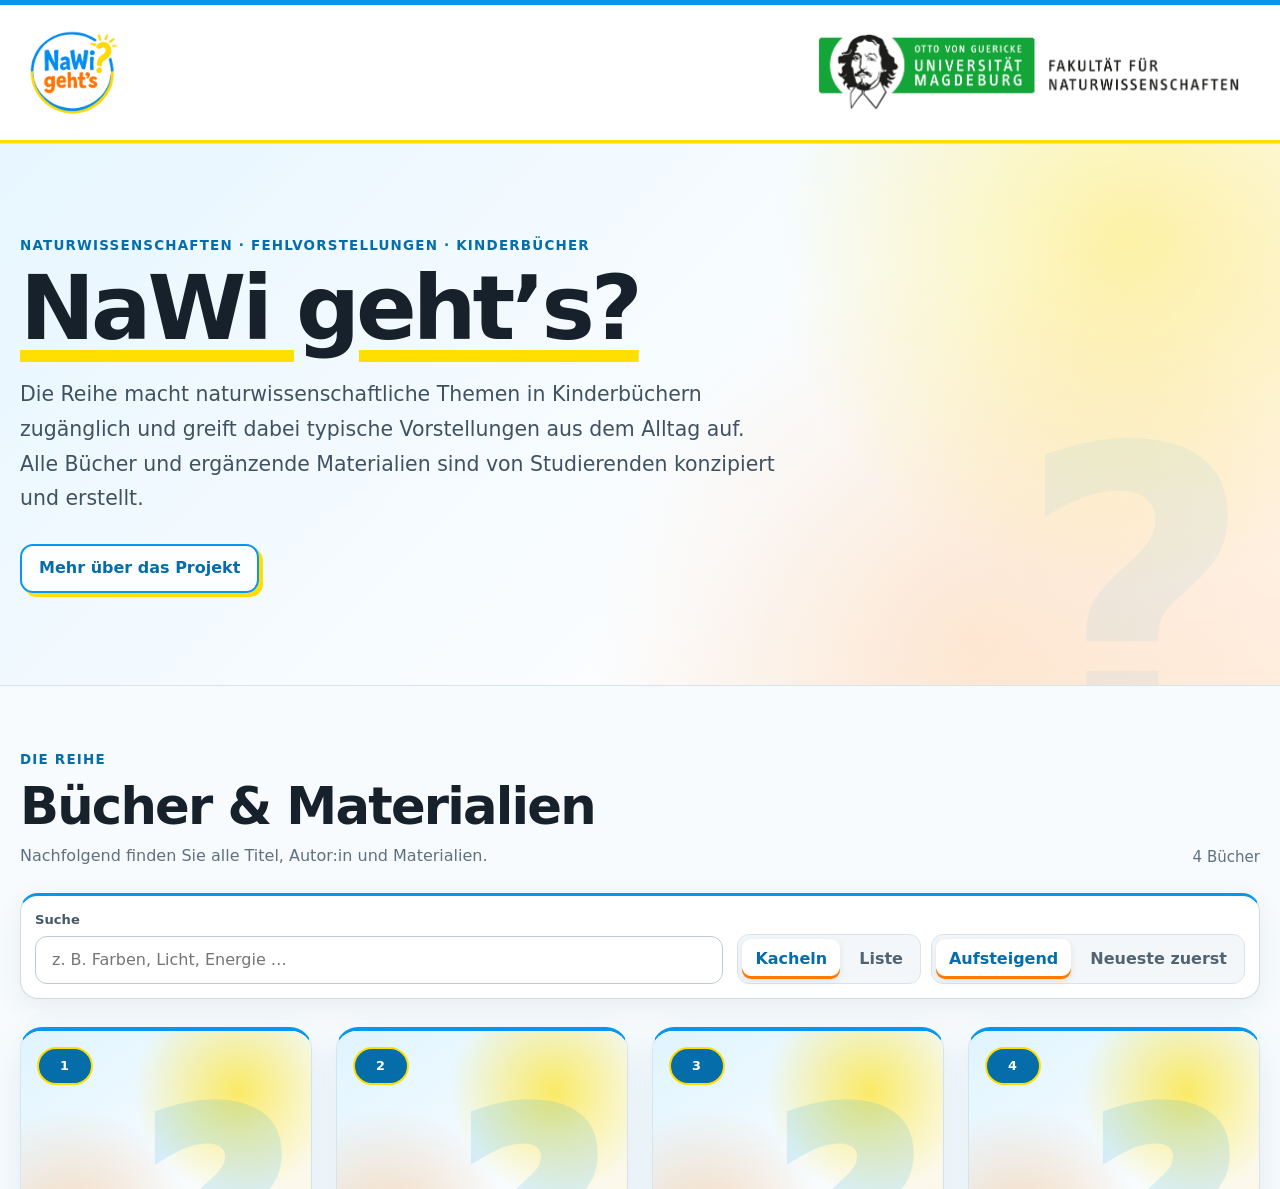
<file: index.html>
<!doctype html>
<html lang="de">
<head>
  <meta charset="utf-8">
  <meta name="viewport" content="width=device-width, initial-scale=1">
  <meta http-equiv="refresh" content="0; url=home.html">
  <title>NaWi geht’s?</title>
  <link rel="canonical" href="home.html">
</head>
<body>
  <p>Weiter zu <a href="home.html">NaWi geht’s?</a></p>
</body>
</html>
</file>
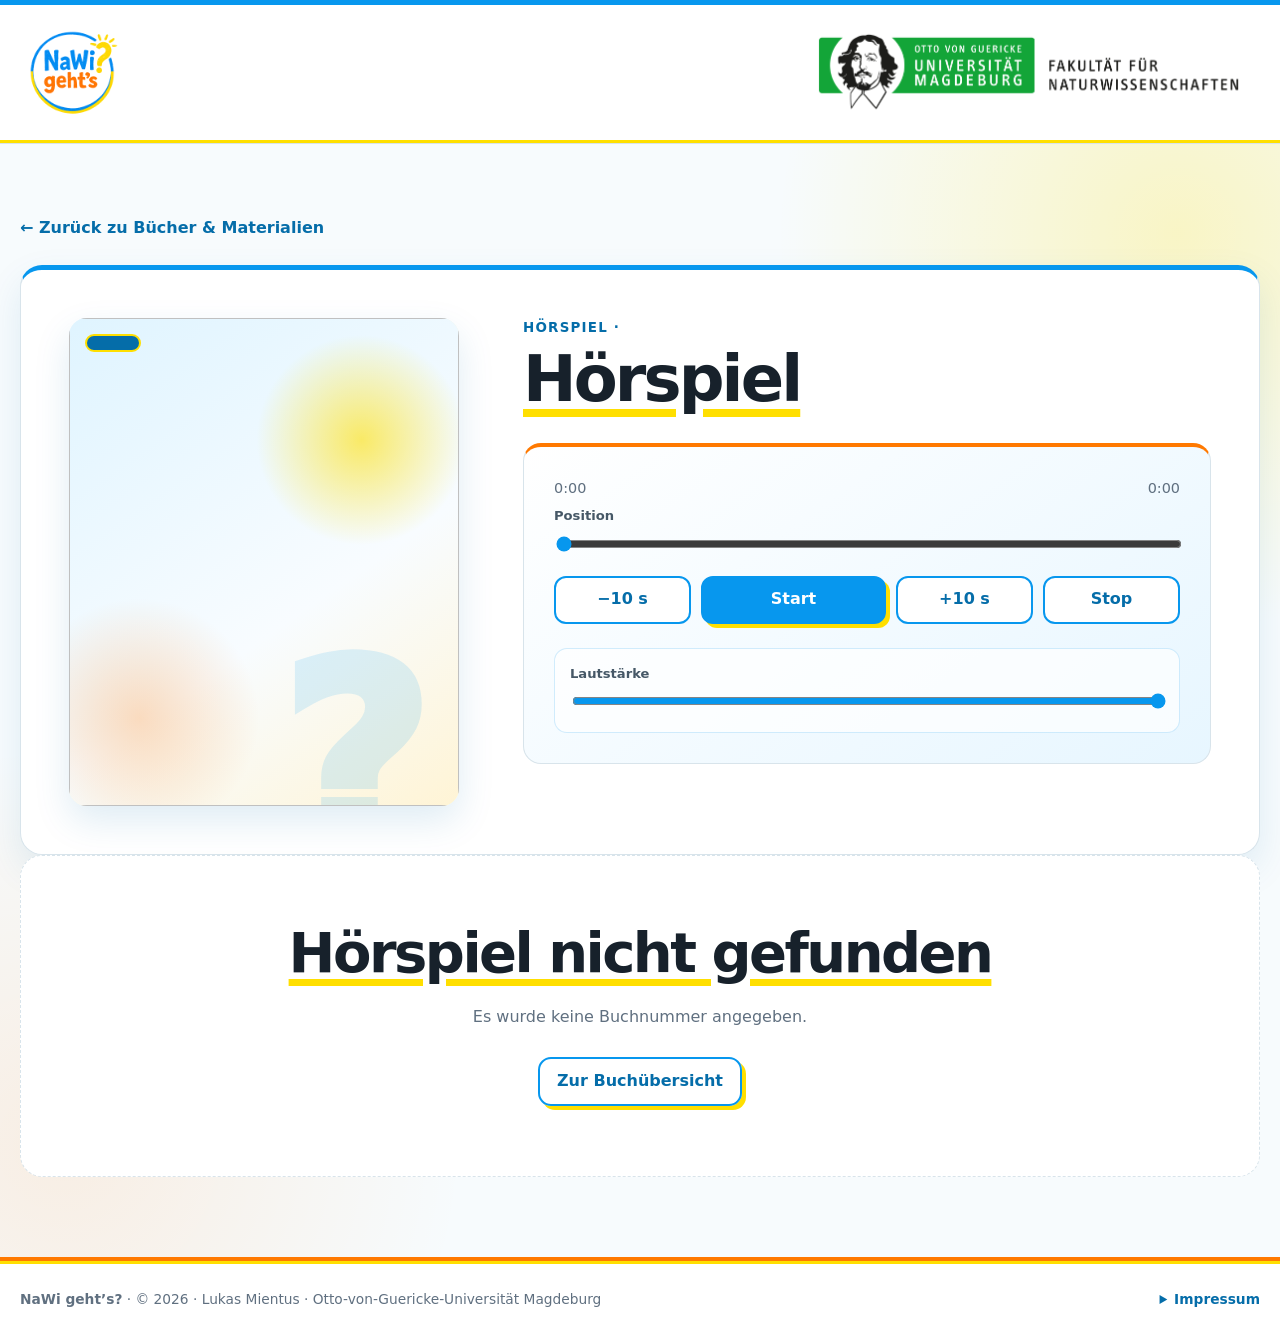
<file: hoerspiel.html>
<!doctype html>
<html lang="de">
<head>
  <meta charset="utf-8">
  <meta name="viewport" content="width=device-width, initial-scale=1">

  <meta name="description" content="Hörspiel zur Kinderbuchreihe NaWi geht’s?">
  <meta name="theme-color" content="#0797ee">

  <title>Hörspiel · NaWi geht’s?</title>

  <link rel="icon" type="image/png" sizes="32x32" href="assets/logos/favicon-32.png">
  <link rel="icon" type="image/png" sizes="64x64" href="assets/logos/favicon-64.png">
  <link rel="apple-touch-icon" href="assets/logos/favicon-180.png">

  <link rel="stylesheet" href="css/styles.css">
  <link rel="stylesheet" href="css/hoerspiel.css">
</head>

<body>

  <a class="skip-link" href="#hoerspiel">
    Direkt zum Hörspiel
  </a>

  <header class="site-header">
    <div class="header-inner">

      <a
        class="brand brand-project"
        href="https://www.physikdidaktik.ovgu.de/Projekte/NaWi+geht_s_-p-451.html"
        target="_blank"
        rel="noopener noreferrer"
        aria-label="NaWi geht’s? – Projektseite"
      >
        <img
          src="assets/logos/nawi-gehts.png"
          alt="NaWi geht’s?"
        >
      </a>

      <a
        class="brand brand-university"
        href="https://www.physikdidaktik.ovgu.de/"
        target="_blank"
        rel="noopener noreferrer"
        aria-label="Physikdidaktik der Otto-von-Guericke-Universität Magdeburg"
      >
        <img
          src="assets/logos/ovgu-fnw.png"
          alt="Otto-von-Guericke-Universität Magdeburg – Fakultät für Naturwissenschaften"
        >
      </a>

    </div>
  </header>


  <main id="hoerspiel" class="audio-page">

    <div class="audio-page-inner">

      <a class="audio-back-link" href="home.html">
        ← Zurück zu Bücher & Materialien
      </a>


      <section id="audio-card" class="audio-card" hidden>

        <div class="audio-cover-column">

          <div class="audio-cover-wrap">

            <span
              id="audio-book-number"
              class="book-number"
              aria-hidden="true"
            ></span>

            <div
              id="audio-cover-placeholder"
              class="audio-cover-placeholder"
              aria-hidden="true"
            ></div>

            <img
              id="audio-cover"
              class="audio-cover"
              alt=""
            >

          </div>

        </div>


        <div class="audio-main">

          <header class="audio-heading">

            <p class="eyebrow">
              Hörspiel · <span id="audio-band"></span>
            </p>

            <h1 id="audio-title">
              Hörspiel
            </h1>

            <p id="audio-meta" class="audio-meta"></p>

            <p
              id="audio-description"
              class="audio-description"
            ></p>

            <p
              id="audio-speaker"
              class="audio-speaker"
              hidden
            ></p>

          </header>


          <section class="player-box" aria-label="Audioplayer">

            <audio
              id="audio"
              preload="metadata"
            ></audio>


            <div class="audio-time-row">
              <span id="current-time">0:00</span>
              <span id="duration">0:00</span>
            </div>


            <label class="audio-slider-label" for="progress">
              Position
            </label>

            <input
              id="progress"
              class="audio-slider"
              type="range"
              min="0"
              max="100"
              step="0.1"
              value="0"
              aria-label="Position im Hörspiel"
            >


            <div class="audio-controls">

              <button
                id="backward-btn"
                class="audio-button audio-button-secondary"
                type="button"
              >
                −10 s
              </button>

              <button
                id="play-pause-btn"
                class="audio-button audio-button-primary"
                type="button"
              >
                Start
              </button>

              <button
                id="forward-btn"
                class="audio-button audio-button-secondary"
                type="button"
              >
                +10 s
              </button>

              <button
                id="stop-btn"
                class="audio-button audio-button-secondary"
                type="button"
              >
                Stop
              </button>

            </div>


            <div class="audio-volume">

              <label class="audio-slider-label" for="volume">
                Lautstärke
              </label>

              <input
                id="volume"
                class="audio-slider"
                type="range"
                min="0"
                max="1"
                step="0.01"
                value="1"
                aria-label="Lautstärke"
              >

            </div>

          </section>


          <section
            id="audio-materials-section"
            class="audio-materials"
            hidden
          >

            <h2>Weitere Materialien zu diesem Buch</h2>

            <div
              id="audio-materials"
              class="audio-material-links"
            ></div>

          </section>

        </div>

      </section>


      <section
        id="audio-error"
        class="audio-error"
        hidden
      >
        <h1>Hörspiel nicht gefunden</h1>

        <p id="audio-error-text">
          Das gewünschte Hörspiel konnte nicht geladen werden.
        </p>

        <a class="project-link" href="home.html">
          Zur Buchübersicht
        </a>
      </section>

    </div>

  </main>


  <footer class="site-footer">

    <div class="footer-inner">

      <div>
        <p>
          <strong>NaWi geht’s?</strong>
          · &copy; 2026
          · Lukas Mientus
          · Otto-von-Guericke-Universität Magdeburg
        </p>
      </div>

      <details class="imprint">

        <summary>Impressum</summary>

        <div class="imprint-text">
          <p>
            Prof. Dr. rer. nat. Lukas Mientus<br>
            Institut für Physik · Fakultät für Naturwissenschaften<br>
            Otto-von-Guericke-Universität Magdeburg<br>
            Universitätsplatz 2 · 39106 Magdeburg
          </p>
        </div>

      </details>

    </div>

  </footer>


  <script src="js/hoerspiel.js" defer></script>

</body>
</html>
</file>
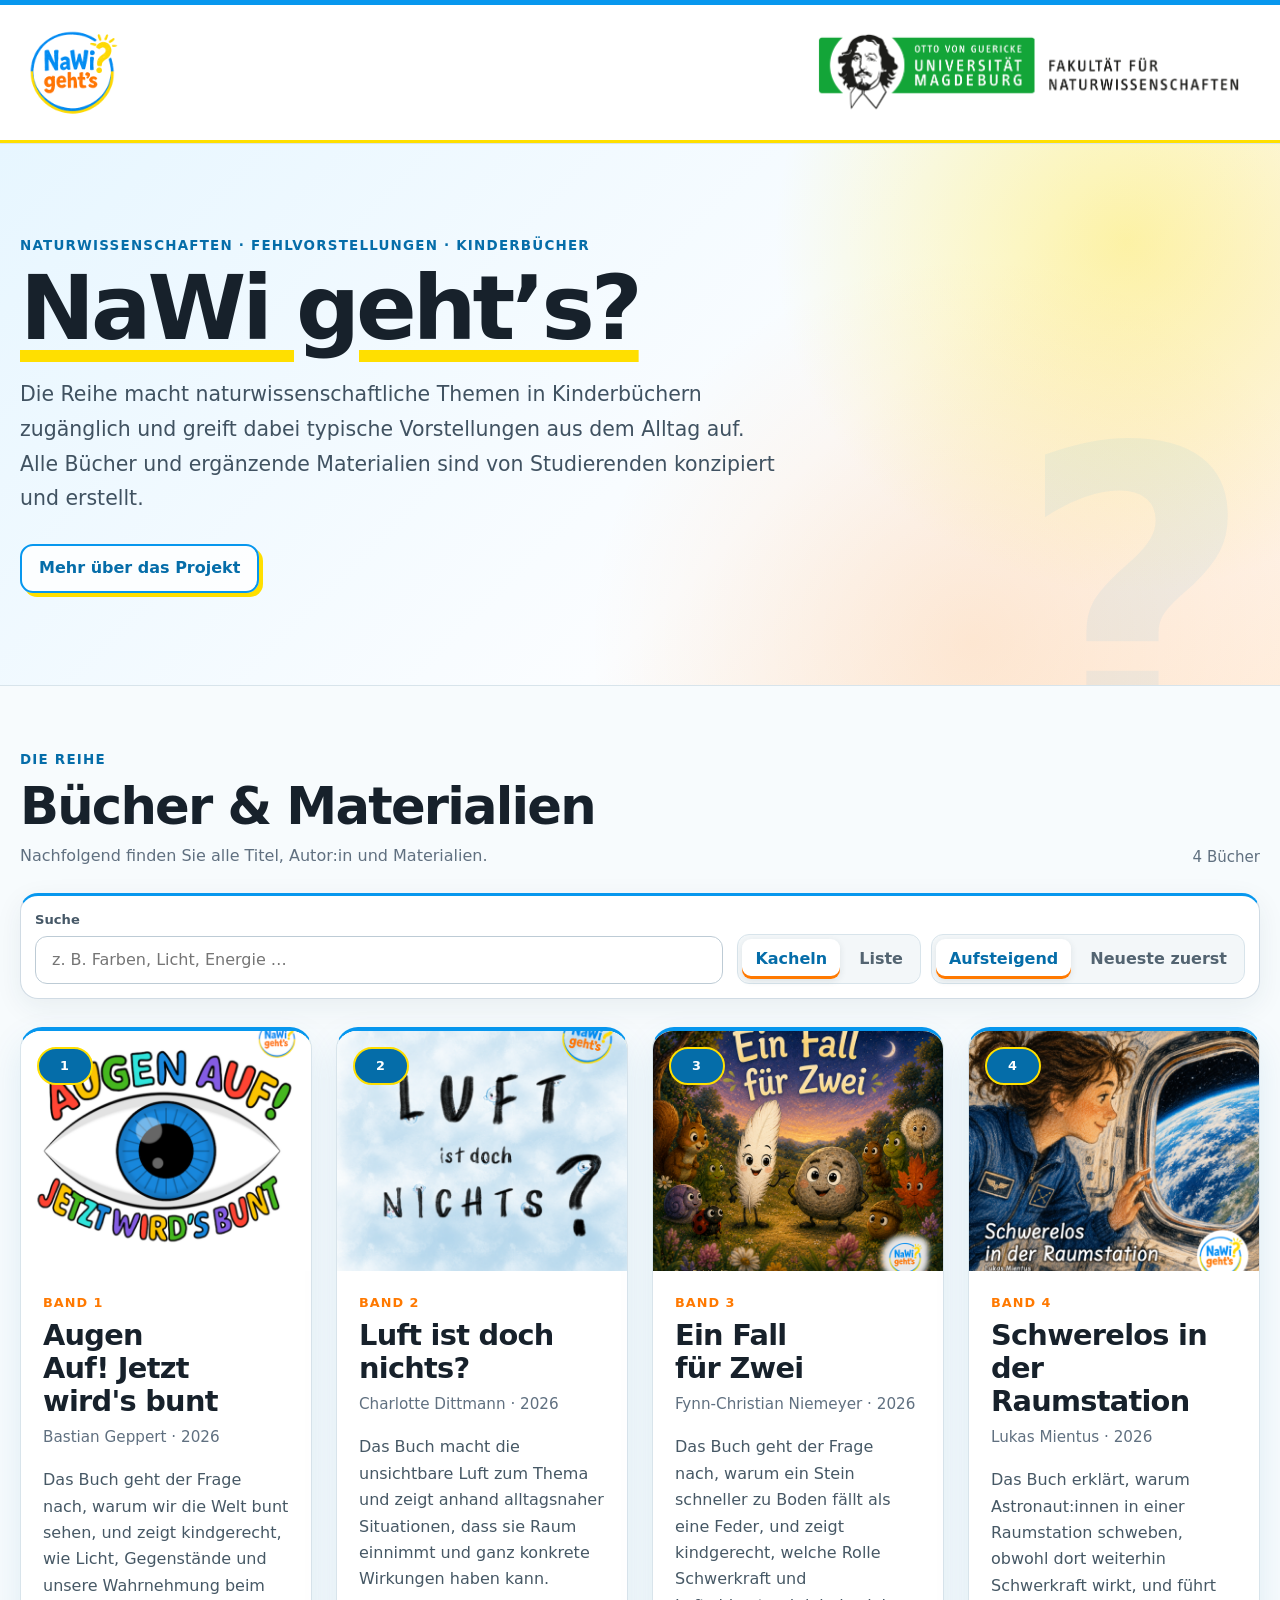
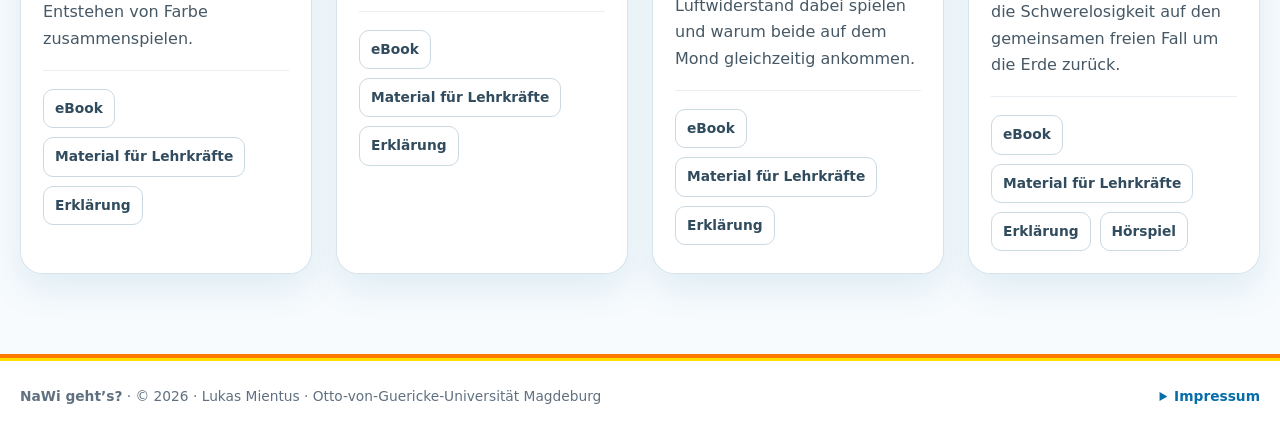
<file: home.html>
<!doctype html>
<html lang="de">
<head>
  <meta charset="utf-8">
  <meta name="viewport" content="width=device-width, initial-scale=1">
  <meta name="description" content="NaWi geht’s? – Naturwissenschaften · Fehlvorstellungen · Kinderbücher">
  <meta name="theme-color" content="#0797ee">
  <title>NaWi geht’s? – Bücher & Materialien</title>
  <link rel="icon" type="image/png" sizes="32x32" href="assets/logos/favicon-32.png">
  <link rel="icon" type="image/png" sizes="64x64" href="assets/logos/favicon-64.png">
  <link rel="apple-touch-icon" href="assets/logos/favicon-180.png">
  <link rel="stylesheet" href="css/styles.css">
</head>
<body>
  <a class="skip-link" href="#buecher">Direkt zu den Büchern</a>

  <header class="site-header">
    <div class="header-inner">
      <a class="brand brand-project" href="https://www.physikdidaktik.ovgu.de/Projekte/NaWi+geht_s_-p-451.html" target="_blank" rel="noopener noreferrer" aria-label="NaWi geht’s? – Projektseite">
        <img src="assets/logos/nawi-gehts.png" alt="NaWi geht’s?">
      </a>
      <a class="brand brand-university" href="https://www.physikdidaktik.ovgu.de/" target="_blank" rel="noopener noreferrer" aria-label="Fakultät für Naturwissenschaften – Physikdidaktik der Otto-von-Guericke-Universität Magdeburg">
        <img src="assets/logos/ovgu-fnw.png" alt="Otto-von-Guericke-Universität Magdeburg – Fakultät für Naturwissenschaften">
      </a>
    </div>
  </header>

  <main>
    <section class="hero" aria-labelledby="hero-title">
      <div class="hero-inner">
        <p class="eyebrow">Naturwissenschaften · Fehlvorstellungen · Kinderbücher</p>
        <h1 id="hero-title">NaWi geht’s?</h1>
        <p class="hero-text">
          Die Reihe macht naturwissenschaftliche Themen in Kinderbüchern zugänglich und greift dabei typische Vorstellungen aus dem Alltag auf. Alle Bücher und ergänzende Materialien sind von Studierenden konzipiert und erstellt.
        </p>
        <a class="project-link" href="https://www.physikdidaktik.ovgu.de/Projekte/NaWi+geht_s_-p-451.html" target="_blank" rel="noopener noreferrer">Mehr über das Projekt</a>
      </div>
    </section>

    <section class="catalogue" id="buecher" aria-labelledby="catalogue-title">
      <div class="catalogue-heading">
        <div>
          <p class="eyebrow">Die Reihe</p>
          <h2 id="catalogue-title">Bücher & Materialien</h2>
          <p class="catalogue-intro">Nachfolgend finden Sie alle Titel, Autor:in und Materialien.</p>
        </div>
        <p id="result-count" class="result-count" aria-live="polite"></p>
      </div>

      <div class="toolbar" aria-label="Bücher durchsuchen, sortieren und Ansicht wählen">
        <label class="search-wrap" for="search">
          <span class="search-label">Suche</span>
          <input id="search" type="search" autocomplete="off" placeholder="z. B. Farben, Licht, Energie …">
        </label>
        <div class="toolbar-switches">
          <div class="view-switch" role="group" aria-label="Ansicht">
            <button id="grid-view" class="view-button is-active" type="button" aria-pressed="true">Kacheln</button>
            <button id="list-view" class="view-button" type="button" aria-pressed="false">Liste</button>
          </div>
          <div class="view-switch" role="group" aria-label="Sortierung">
            <button id="sort-asc" class="view-button is-active" type="button" aria-pressed="true">Aufsteigend</button>
            <button id="sort-desc" class="view-button" type="button" aria-pressed="false">Neueste zuerst</button>
          </div>
        </div>
      </div>

      <div id="book-list" class="book-list grid-view" aria-live="polite"></div>

      <div id="empty-state" class="empty-state" hidden>
        <h3>Keine Treffer</h3>
        <p>Versuche einen anderen Suchbegriff oder lösche die Suche.</p>
        <button id="clear-search" type="button">Suche zurücksetzen</button>
      </div>

      <div id="load-error" class="load-error" hidden>
        <h3>Die Buchdaten konnten nicht geladen werden.</h3>
        <p>Auf GitHub Pages funktioniert die Seite direkt. Beim Öffnen der HTML-Datei vom eigenen Rechner blockieren einige Browser das Laden der CSV-Datei.</p>
      </div>
    </section>
  </main>

  <footer class="site-footer">
    <div class="footer-inner">
      <div>
        <p><strong>NaWi geht’s?</strong> · &copy 2026 · Lukas Mientus · Otto-von-Guericke-Universität Magdeburg</p>
      </div>
      <details class="imprint">
        <summary>Impressum</summary>
        <div class="imprint-text">
          <p>Prof. Dr. rer. nat. Lukas Mientus<br>Institut für Phyisk · Fakultät für Naturwissenschaften<br>Otto-von-Guericke-Universität Magdeburg<br>Universitätsplatz 2 · 39106 Magdeburg</p>
        </div>
      </details>
    </div>
  </footer>

  <template id="book-template">
    <article class="book-card">
      <div class="book-cover-wrap">
        <div class="book-number" aria-hidden="true"></div>
        <div class="cover-placeholder" aria-hidden="true"></div>
        <img class="book-cover" alt="" loading="lazy">
      </div>
      <div class="book-content">
        <div class="book-heading">
          <p class="book-kicker"></p>
          <h3 class="book-title"></h3>
          <p class="book-author"></p>
        </div>
        <p class="book-description"></p>
        <div class="book-links" aria-label="Materialien und Links"></div>
      </div>
    </article>
  </template>

  <script src="js/app.js" defer></script>
</body>
</html>
</file>
<file: css/styles.css>
:root {
  --blue: #0797ee;
  --blue-dark: #056da9;
  --blue-soft: #e7f6ff;
  --orange: #ff7900;
  --orange-soft: #fff0e2;
  --yellow: #ffdf00;
  --yellow-soft: #fff9ca;
  --ink: #17212b;
  --muted: #607080;
  --line: #d8e4eb;
  --surface: #ffffff;
  --background: #f7fbfd;
  --shadow: 0 15px 36px rgba(5, 109, 169, .10);
  --radius: 22px;
  --max-width: 1320px;
}

* { box-sizing: border-box; }
html { scroll-behavior: smooth; }
body {
  margin: 0;
  font-family: Inter, ui-sans-serif, system-ui, -apple-system, BlinkMacSystemFont, "Segoe UI", sans-serif;
  color: var(--ink);
  background: var(--background);
  line-height: 1.55;
}
button, input { font: inherit; }
a { color: inherit; }

.skip-link {
  position: fixed;
  left: 16px;
  top: 12px;
  z-index: 100;
  padding: 10px 14px;
  background: var(--blue-dark);
  color: white;
  border-radius: 10px;
  transform: translateY(-160%);
}
.skip-link:focus { transform: translateY(0); }

.site-header {
  background: #fff;
  border-top: 5px solid var(--blue);
  border-bottom: 1px solid var(--line);
  box-shadow: inset 0 -3px 0 var(--yellow);
}
.header-inner,
.hero-inner,
.catalogue,
.footer-inner {
  width: min(calc(100% - 40px), var(--max-width));
  margin-inline: auto;
}
.header-inner {
  min-height: 116px;
  display: flex;
  align-items: center;
  justify-content: space-between;
  gap: 36px;
  padding-block: 14px 17px;
}
.brand {
  display: inline-flex;
  align-items: center;
  text-decoration: none;
  border-radius: 12px;
}
.brand:focus-visible { outline: 3px solid var(--orange); outline-offset: 4px; }
.brand-project img { width: 104px; height: 104px; object-fit: contain; }
.brand-university img { width: min(460px, 48vw); height: auto; display: block; }

.hero {
  position: relative;
  overflow: hidden;
  background:
    radial-gradient(circle at 88% 18%, rgba(255, 223, 0, .34), transparent 22rem),
    radial-gradient(circle at 76% 92%, rgba(255, 121, 0, .13), transparent 24rem),
    linear-gradient(135deg, var(--blue-soft) 0%, #fbfdff 62%, var(--orange-soft) 100%);
  border-bottom: 1px solid var(--line);
}
.hero::after {
  content: "?";
  position: absolute;
  right: max(2vw, calc((100vw - var(--max-width)) / 2));
  bottom: -80px;
  font-size: clamp(240px, 32vw, 460px);
  line-height: .8;
  font-weight: 900;
  color: rgba(7, 151, 238, .06);
  pointer-events: none;
}
.hero-inner { position: relative; z-index: 1; padding-block: clamp(50px, 8vw, 92px); }
.eyebrow {
  margin: 0 0 8px;
  color: var(--blue-dark);
  font-size: .84rem;
  font-weight: 800;
  letter-spacing: .09em;
  text-transform: uppercase;
}
h1, h2, h3, p { text-wrap: pretty; }
h1 {
  margin: 0;
  font-size: clamp(2.75rem, 7vw, 5.6rem);
  line-height: .98;
  letter-spacing: -.045em;
  text-decoration: underline;
  text-decoration-color: var(--yellow);
  text-decoration-thickness: .13em;
  text-underline-offset: .12em;
}
.hero-text {
  max-width: 790px;
  margin: 24px 0 28px;
  color: #405261;
  font-size: clamp(1.05rem, 2vw, 1.28rem);
  line-height: 1.7;
}
.project-link {
  display: inline-flex;
  align-items: center;
  min-height: 46px;
  padding: 10px 17px;
  border: 2px solid var(--blue);
  border-radius: 13px;
  color: var(--blue-dark);
  background: rgba(255,255,255,.82);
  font-weight: 800;
  text-decoration: none;
  box-shadow: 4px 4px 0 var(--yellow);
}
.project-link:hover { border-color: var(--orange); box-shadow: 4px 4px 0 var(--orange); }

.catalogue { padding-block: 64px 80px; }
.catalogue-heading {
  display: flex;
  justify-content: space-between;
  align-items: end;
  gap: 20px;
  margin-bottom: 24px;
}
h2 {
  margin: 0;
  font-size: clamp(2rem, 4vw, 3.2rem);
  line-height: 1.08;
  letter-spacing: -.035em;
}
.catalogue-intro { margin: 10px 0 0; color: var(--muted); }
.result-count { margin: 0; color: var(--muted); font-size: .94rem; white-space: nowrap; }

.toolbar {
  position: sticky;
  top: 12px;
  z-index: 20;
  display: grid;
  grid-template-columns: minmax(300px, 1fr) auto;
  gap: 14px;
  align-items: end;
  margin-bottom: 28px;
  padding: 14px;
  border: 1px solid rgba(203, 216, 225, .9);
  border-top: 3px solid var(--blue);
  border-radius: 18px;
  background: rgba(255,255,255,.95);
  box-shadow: 0 8px 28px rgba(34, 55, 70, .07);
  backdrop-filter: blur(12px);
}
.search-wrap { display: grid; gap: 6px; }
.search-label { font-size: .82rem; font-weight: 800; color: #465867; }
#search {
  width: 100%;
  min-height: 48px;
  padding: 0 16px;
  border: 1px solid #bdcbd5;
  border-radius: 12px;
  outline: none;
  color: var(--ink);
  background: #fff;
}
#search:focus { border-color: var(--blue); box-shadow: 0 0 0 3px rgba(7, 151, 238, .15); }
.toolbar-switches { display: flex; flex-wrap: wrap; justify-content: flex-end; gap: 10px; }
.view-switch {
  display: flex;
  gap: 6px;
  padding: 4px;
  border: 1px solid var(--line);
  border-radius: 12px;
  background: #f3f7f9;
}
.view-button {
  min-height: 40px;
  padding: 7px 13px;
  border: 0;
  border-radius: 9px;
  background: transparent;
  color: #536471;
  cursor: pointer;
  font-weight: 750;
  white-space: nowrap;
}
.view-button:hover { color: var(--ink); background: var(--yellow-soft); }
.view-button.is-active { background: #fff; color: var(--blue-dark); box-shadow: inset 0 -3px 0 var(--orange), 0 2px 7px rgba(25, 45, 60, .1); }

.book-list.grid-view {
  display: grid;
  grid-template-columns: repeat(auto-fit, minmax(285px, 1fr));
  gap: 24px;
}
.book-card {
  min-width: 0;
  overflow: hidden;
  border: 1px solid var(--line);
  border-top: 4px solid var(--blue);
  border-radius: var(--radius);
  background: var(--surface);
  box-shadow: var(--shadow);
  transition:
    transform 0.22s ease,
    box-shadow 0.22s ease,
    border-color 0.22s ease;
}
@media (hover: hover) {
  .book-card:hover {
    transform: translateY(-5px);
    border-color: var(--orange);
    border-top-color: var(--orange);
    box-shadow: 0 20px 44px rgba(5, 109, 169, 0.18);
  }
}
.grid-view .book-card { display: grid; grid-template-rows: 240px 1fr; }
.book-cover-wrap {
  position: relative;
  min-height: 220px;
  overflow: hidden;
  background: linear-gradient(135deg, var(--blue-soft), var(--yellow-soft));
}
.book-cover { position: relative; z-index: 2; width: 100%; height: 100%; display: block; object-fit: cover; 
              transition: transform 0.35s ease;
}
@media (hover: hover) {
  .book-card:hover .book-cover {
    transform: scale(1.035);
  }
}
.book-cover[hidden] { display: none; }
.book-number {
  position: absolute;
  z-index: 5;
  top: 16px;
  left: 16px;
  min-width: 56px;
  padding: 7px 10px;
  border-radius: 999px;
  background: var(--blue-dark);
  color: #fff;
  border: 2px solid var(--yellow);
  font-size: .8rem;
  font-weight: 850;
  letter-spacing: .08em;
  text-align: center;
  backdrop-filter: blur(6px);
  transition: background-color 0.22s ease;
}
@media (hover: hover) {
  .book-card:hover .book-number {
    background: var(--orange);
  }
}
.cover-placeholder {
  position: absolute;
  inset: 0;
  display: grid;
  place-content: center;
  gap: 8px;
  padding: 38px;
  text-align: center;
  background:
    radial-gradient(circle at 75% 25%, rgba(255, 223, 0, .60), transparent 105px),
    radial-gradient(circle at 18% 82%, rgba(255, 121, 0, .25), transparent 120px),
    linear-gradient(145deg, #dff4ff 0%, #f8fcff 60%, #fff4d5 100%);
}
.cover-placeholder::before {
  content: "?";
  position: absolute;
  right: 8%;
  bottom: -30%;
  color: rgba(7,151,238,.13);
  font-size: 260px;
  line-height: 1;
  font-weight: 950;
}
.cover-placeholder-small,
.cover-placeholder-title { position: relative; z-index: 1; }
.cover-placeholder-small { color: var(--blue-dark); font-size: .83rem; font-weight: 850; text-transform: uppercase; letter-spacing: .08em; }
.cover-placeholder-title { font-size: clamp(1.55rem, 3vw, 2.25rem); line-height: 1.05; font-weight: 900; letter-spacing: -.035em; }
.book-content { padding: 22px; }
.book-kicker { margin: 0 0 6px; color: var(--orange); font-size: .8rem; font-weight: 850; letter-spacing: .08em; text-transform: uppercase; }
.book-title { margin: 0; font-size: clamp(1.36rem, 2.4vw, 1.8rem); line-height: 1.14; letter-spacing: -.025em; }
.book-author { margin: 8px 0 0; color: var(--muted); font-size: .95rem; }
.book-description { margin: 18px 0; color: #465865; line-height: 1.65; }
.book-links { display: flex; flex-wrap: wrap; gap: 9px; padding-top: 18px; border-top: 1px solid #e8eef2; }
.book-link {
  display: inline-flex;
  align-items: center;
  justify-content: center;
  min-height: 39px;
  padding: 8px 11px;
  border: 1px solid #cbd9e2;
  border-radius: 10px;
  background: #fff;
  color: #314c5e;
  text-decoration: none;
  font-size: .86rem;
  font-weight: 750;
}
.book-link:hover { border-color: var(--orange); color: #9a4700; background: var(--orange-soft); }
.book-link.is-primary { border-color: var(--blue); background: var(--blue); color: white; }
.book-link.is-primary:hover { border-color: var(--orange); background: var(--orange); }
.book-link.is-placeholder { color: #81909a; background: #f7f9fa; border-style: dashed; cursor: default; }

.book-list.list-view { display: grid; gap: 16px; }
.list-view .book-card { display: grid; grid-template-columns: 220px minmax(0, 1fr); }
.list-view .book-cover-wrap { min-height: 250px; }
.list-view .book-content { display: grid; grid-template-columns: minmax(0, 1.1fr) minmax(260px, .9fr); column-gap: 26px; align-content: center; }
.list-view .book-heading { grid-column: 1; }
.list-view .book-description { grid-column: 1; }
.list-view .book-links { grid-column: 2; grid-row: 1 / span 2; align-content: center; align-self: stretch; padding: 0 0 0 26px; border-top: 0; border-left: 1px solid #e8eef2; }

.empty-state,
.load-error {
  margin-top: 28px;
  padding: 34px;
  border: 1px dashed #c5d2db;
  border-radius: 18px;
  background: #fff;
  text-align: center;
}
.empty-state h3,
.load-error h3 { margin: 0 0 8px; font-size: 1.35rem; }
.empty-state p,
.load-error p { margin: 0 auto 18px; max-width: 650px; color: var(--muted); }
.empty-state button { padding: 9px 13px; border: 1px solid var(--blue); border-radius: 10px; background: #fff; color: var(--blue-dark); cursor: pointer; font-weight: 750; }

.site-footer { border-top: 4px solid var(--orange); background: #fff; box-shadow: inset 0 3px 0 var(--yellow); }
.footer-inner { display: flex; justify-content: space-between; align-items: flex-start; gap: 24px; padding-block: 28px; color: var(--muted); font-size: .86rem; }
.footer-inner p { margin: 0; }
.footer-links { margin-top: 5px !important; }
.footer-inner a { color: var(--blue-dark); }
.imprint { max-width: 430px; text-align: right; }
.imprint summary { cursor: pointer; color: var(--blue-dark); font-weight: 750; list-style-position: inside; }
.imprint-text { margin-top: 8px; font-size: .8rem; line-height: 1.55; }
.imprint-text p + p { margin-top: 4px; }

@media (max-width: 1080px) {
  .toolbar { grid-template-columns: 1fr; }
  .toolbar-switches { justify-content: flex-start; }
  .list-view .book-content { display: block; }
  .list-view .book-links { padding: 18px 0 0; border-left: 0; border-top: 1px solid #e8eef2; }
}

@media (max-width: 720px) {
  .header-inner, .hero-inner, .catalogue, .footer-inner { width: min(calc(100% - 28px), var(--max-width)); }
  .header-inner { min-height: 0; align-items: center; gap: 18px; }
  .brand-project img { width: 76px; height: 76px; }
  .brand-university img { width: min(64vw, 330px); }
  .hero-inner { padding-block: 46px 54px; }
  .catalogue { padding-block: 48px 64px; }
  .catalogue-heading { align-items: start; flex-direction: column; }
  .toolbar { position: static; }
  .toolbar-switches { display: grid; grid-template-columns: 1fr; }
  .view-switch { width: 100%; }
  .view-button { flex: 1; }
  .book-list.grid-view { grid-template-columns: 1fr; }
  .grid-view .book-card,
  .list-view .book-card { display: block; }
  .grid-view .book-cover-wrap,
  .list-view .book-cover-wrap { min-height: 280px; height: 52vw; max-height: 360px; }
  .book-content { padding: 21px; }
  .footer-inner { flex-direction: column; }
  .imprint { text-align: left; }
}

@media (prefers-reduced-motion: reduce) {
  html { scroll-behavior: auto; }
}
</file>
<file: css/hoerspiel.css>
.audio-page {
  min-height: calc(100vh - 200px);
  padding-block: clamp(36px, 6vw, 72px) 80px;

  background:
    radial-gradient(
      circle at 92% 8%,
      rgba(255, 223, 0, .22),
      transparent 25rem
    ),
    radial-gradient(
      circle at 5% 90%,
      rgba(255, 121, 0, .10),
      transparent 25rem
    ),
    var(--background);
}


.audio-page-inner {
  width: min(
    calc(100% - 40px),
    var(--max-width)
  );

  margin-inline: auto;
}


.audio-back-link {
  display: inline-flex;
  margin-bottom: 24px;

  color: var(--blue-dark);
  font-weight: 750;

  text-decoration: none;
}


.audio-back-link:hover {
  color: var(--orange);
  text-decoration: underline;
}


.audio-card {
  display: grid;

  grid-template-columns:
    minmax(260px, 390px)
    minmax(0, 1fr);

  gap: clamp(28px, 5vw, 64px);

  padding: clamp(22px, 4vw, 48px);

  border: 1px solid var(--line);
  border-top: 5px solid var(--blue);

  border-radius: var(--radius);

  background: var(--surface);

  box-shadow: var(--shadow);
}


.audio-cover-column {
  min-width: 0;
}


.audio-cover-wrap {
  position: sticky;
  top: 28px;

  aspect-ratio: 4 / 5;

  overflow: hidden;

  border-radius: 18px;

  background:
    linear-gradient(
      135deg,
      var(--blue-soft),
      var(--yellow-soft)
    );

  box-shadow:
    0 15px 36px
    rgba(5, 109, 169, .13);
}


.audio-cover {
  position: relative;
  z-index: 2;

  display: block;

  width: 100%;
  height: 100%;

  object-fit: cover;
}


.audio-cover[hidden] {
  display: none;
}


.audio-cover-placeholder {
  position: absolute;
  inset: 0;

  background:
    radial-gradient(
      circle at 75% 25%,
      rgba(255, 223, 0, .60),
      transparent 105px
    ),
    radial-gradient(
      circle at 18% 82%,
      rgba(255, 121, 0, .25),
      transparent 120px
    ),
    linear-gradient(
      145deg,
      #dff4ff 0%,
      #f8fcff 60%,
      #fff4d5 100%
    );
}


.audio-cover-placeholder::before {
  content: "?";

  position: absolute;

  right: 8%;
  bottom: -18%;

  color: rgba(7, 151, 238, .13);

  font-size: 260px;
  line-height: 1;

  font-weight: 950;
}


.audio-main {
  min-width: 0;
}


.audio-heading {
  margin-bottom: 32px;
}


.audio-heading h1 {
  font-size:
    clamp(2.2rem, 5vw, 4.4rem);

  line-height: 1;

  max-width: 900px;
}


.audio-meta {
  margin: 20px 0 0;

  color: var(--muted);

  font-size: 1rem;
}


.audio-description {
  max-width: 760px;

  margin: 18px 0 0;

  color: #405261;

  font-size: 1.06rem;

  line-height: 1.7;
}


.audio-speaker {
  margin: 10px 0 0;

  color: var(--muted);

  font-size: .95rem;
}


.player-box {
  padding: clamp(20px, 3vw, 30px);

  border: 1px solid var(--line);
  border-top: 4px solid var(--orange);

  border-radius: 18px;

  background:
    linear-gradient(
      145deg,
      #ffffff,
      var(--blue-soft)
    );
}


.audio-time-row {
  display: flex;

  justify-content: space-between;

  gap: 20px;

  margin-bottom: 7px;

  color: var(--muted);

  font-size: .9rem;

  font-variant-numeric:
    tabular-nums;
}


.audio-slider-label {
  display: block;

  margin-bottom: 7px;

  color: #465867;

  font-size: .82rem;

  font-weight: 800;
}


.audio-slider {
  width: 100%;

  accent-color: var(--blue);

  cursor: pointer;
}


#progress {
  margin-bottom: 24px;
}


.audio-controls {
  display: grid;

  grid-template-columns:
    1fr 1.35fr 1fr 1fr;

  gap: 10px;

  margin-bottom: 24px;
}


.audio-button {
  min-height: 48px;

  padding: 9px 14px;

  border: 2px solid var(--blue);

  border-radius: 12px;

  cursor: pointer;

  font: inherit;
  font-weight: 800;

  transition:
    transform .15s ease,
    border-color .15s ease,
    background-color .15s ease,
    box-shadow .15s ease;
}


.audio-button:hover {
  transform: translateY(-2px);
}


.audio-button:active {
  transform: translateY(0);
}


.audio-button-primary {
  border-color: var(--blue);

  background: var(--blue);

  color: white;

  box-shadow:
    4px 4px 0
    var(--yellow);
}


.audio-button-primary:hover {
  border-color: var(--orange);

  background: var(--orange);

  box-shadow:
    4px 4px 0
    var(--yellow);
}


.audio-button-secondary {
  background: white;

  color: var(--blue-dark);
}


.audio-button-secondary:hover {
  border-color: var(--orange);

  color: #9a4700;

  background:
    var(--orange-soft);
}


.audio-volume {
  padding: 15px;

  border: 1px solid
    rgba(7, 151, 238, .18);

  border-radius: 13px;

  background:
    rgba(255, 255, 255, .70);
}


.audio-materials {
  margin-top: 34px;

  padding-top: 28px;

  border-top:
    1px solid var(--line);
}


.audio-materials h2 {
  margin-bottom: 17px;

  font-size:
    clamp(1.4rem, 3vw, 1.8rem);
}


.audio-material-links {
  display: flex;

  flex-wrap: wrap;

  gap: 9px;
}


.audio-error {
  padding: clamp(30px, 6vw, 70px);

  border: 1px dashed var(--line);

  border-radius: var(--radius);

  background: white;

  text-align: center;
}


.audio-error h1 {
  font-size:
    clamp(2rem, 5vw, 3.5rem);
}


.audio-error p {
  max-width: 620px;

  margin:
    24px auto 28px;

  color: var(--muted);
}


@media (max-width: 850px) {

  .audio-card {
    grid-template-columns: 1fr;
  }


  .audio-cover-wrap {
    position: relative;
    top: auto;

    width: min(420px, 100%);

    margin-inline: auto;
  }


  .audio-controls {
    grid-template-columns:
      repeat(2, minmax(0, 1fr));
  }

}


@media (max-width: 500px) {

  .audio-page-inner {
    width: min(
      calc(100% - 24px),
      var(--max-width)
    );
  }


  .audio-card {
    padding: 16px;
  }


  .audio-controls {
    grid-template-columns: 1fr 1fr;
  }


  .audio-button {
    padding-inline: 8px;
  }

}


@media (prefers-reduced-motion: reduce) {

  .audio-button {
    transition: none;
  }


  .audio-button:hover {
    transform: none;
  }

}
</file>
